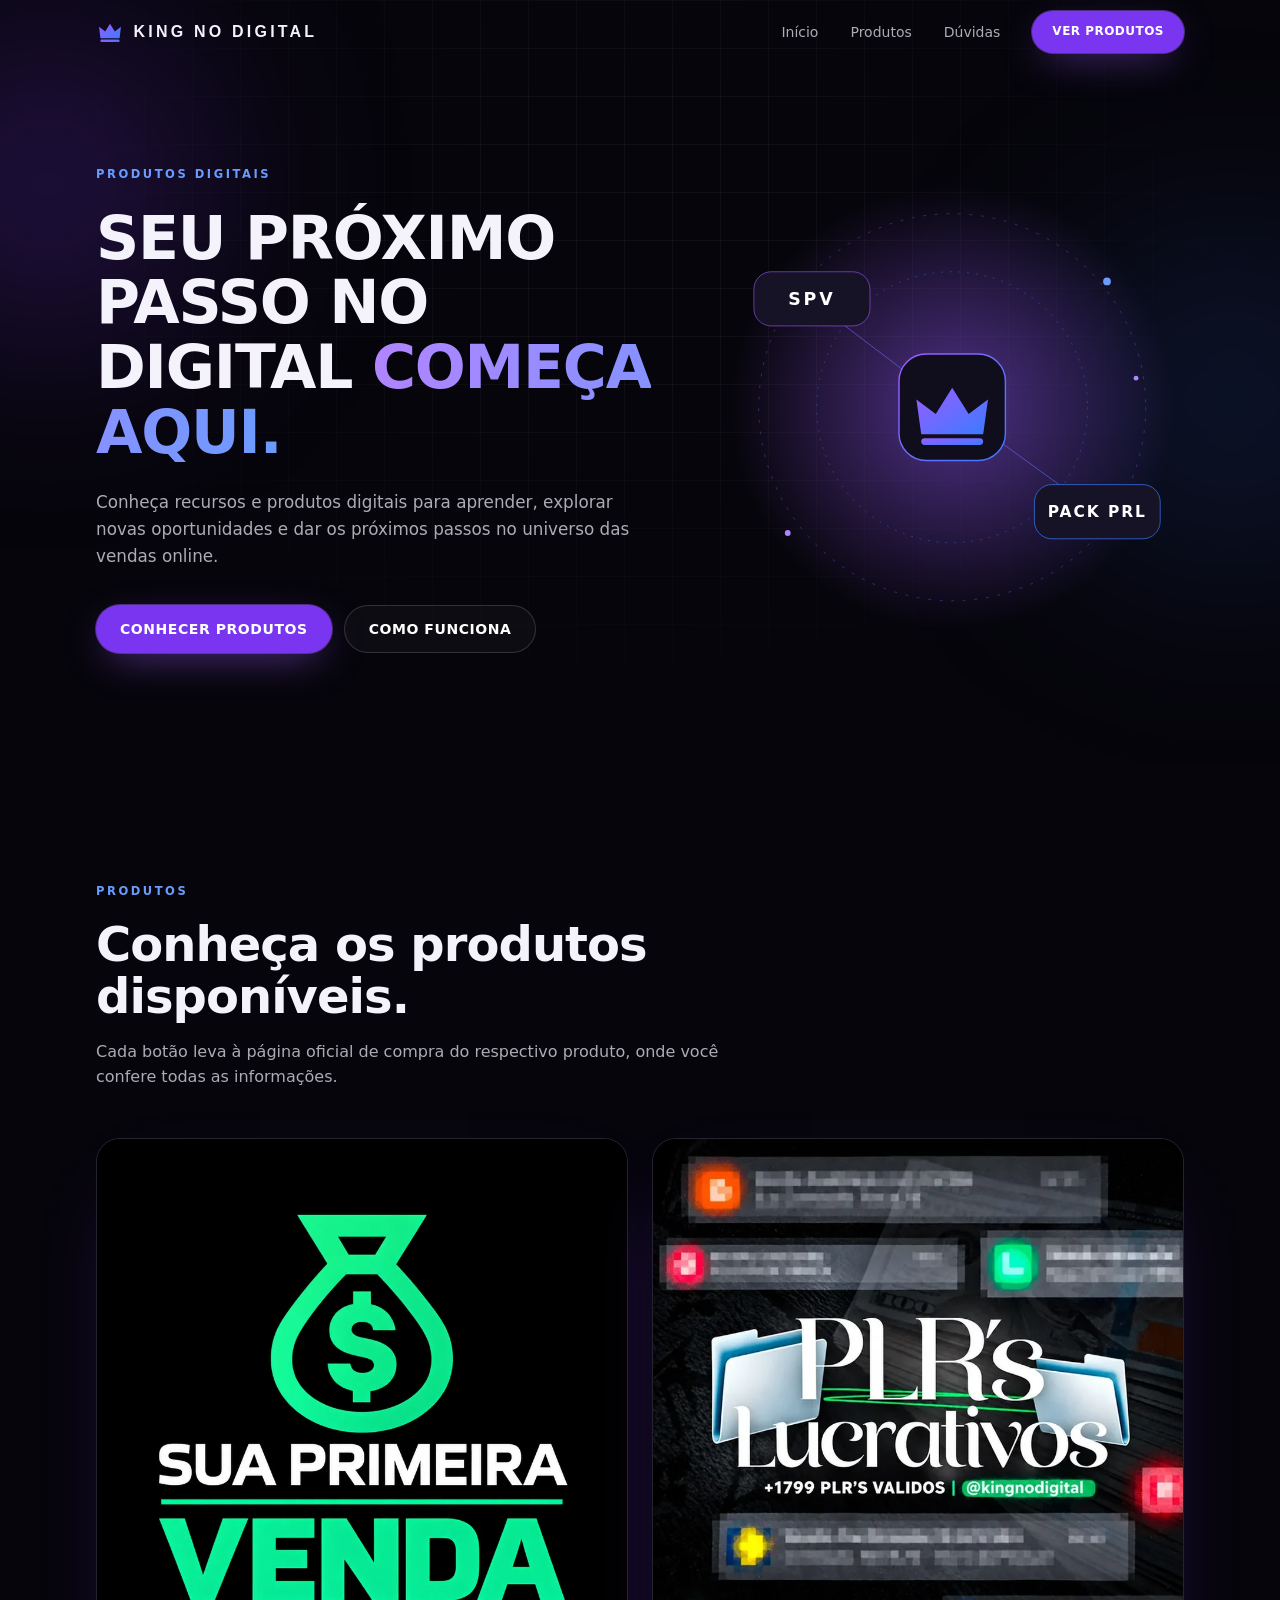
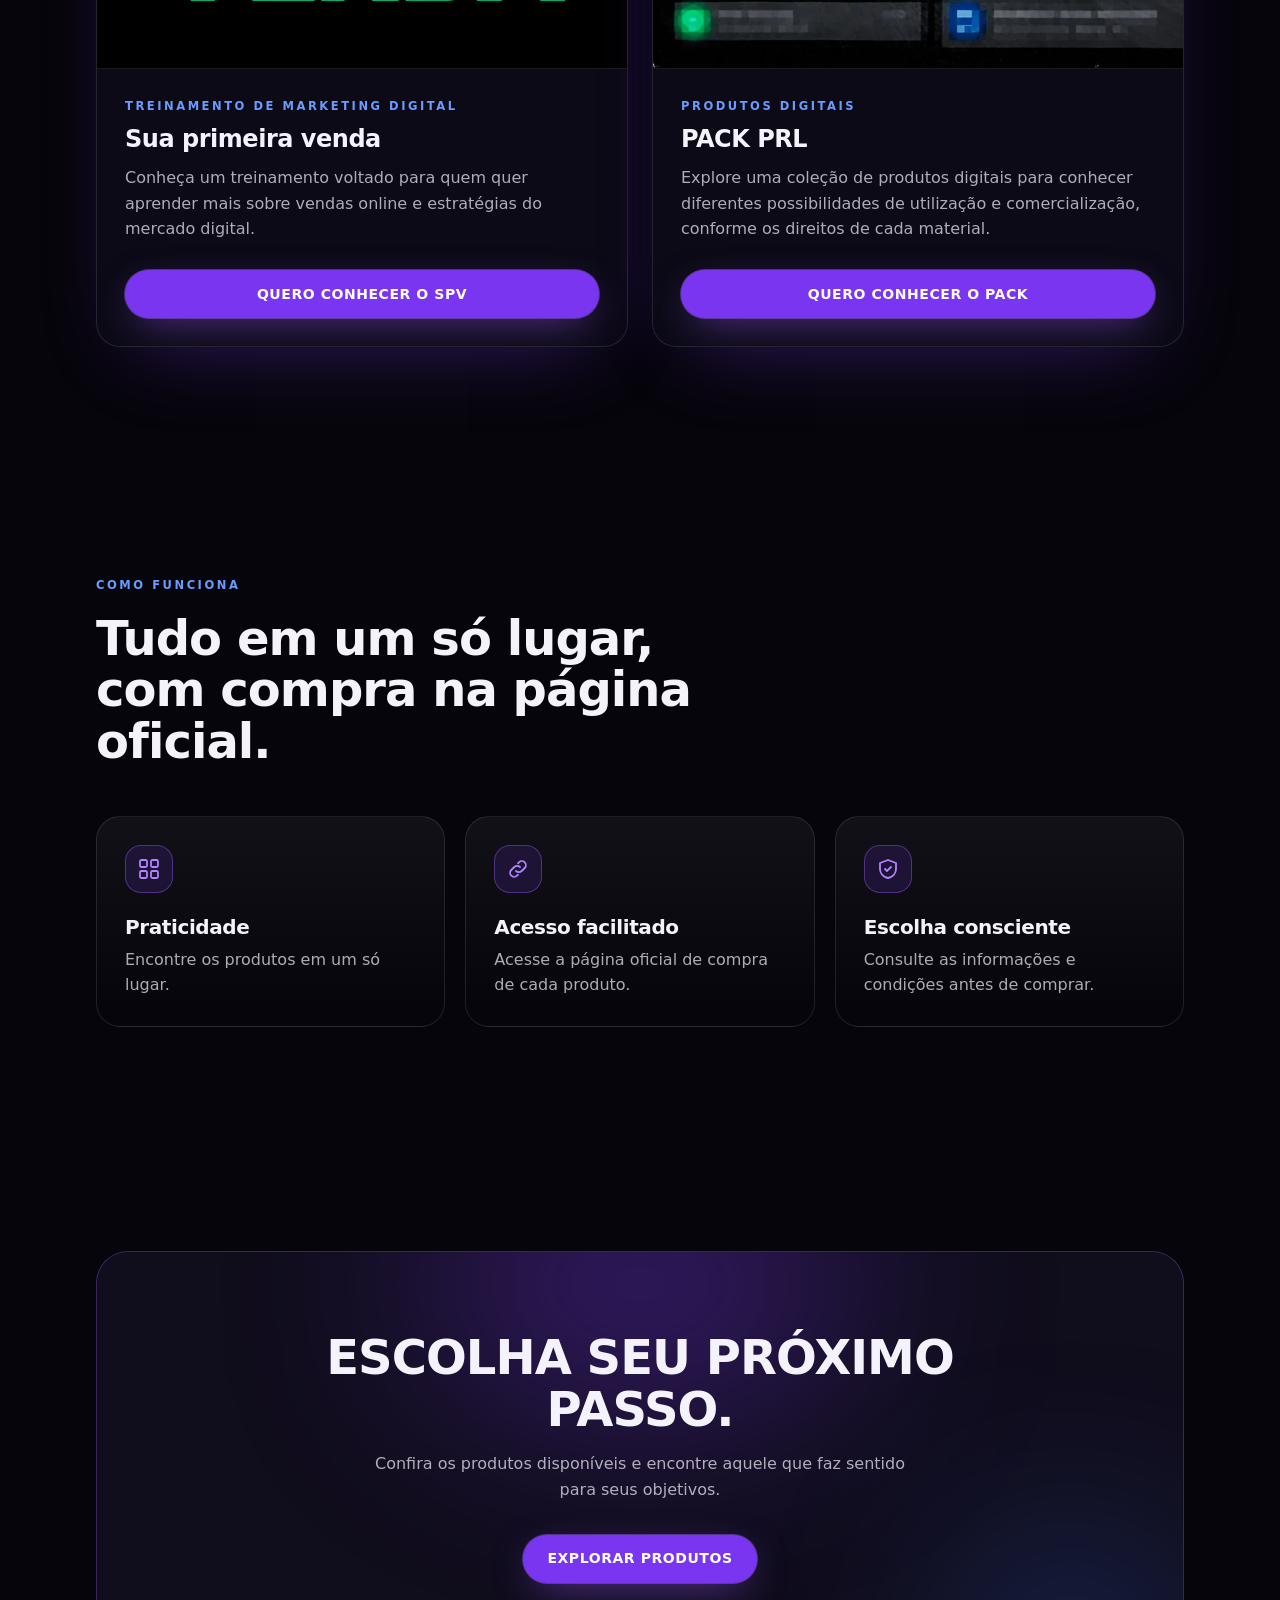
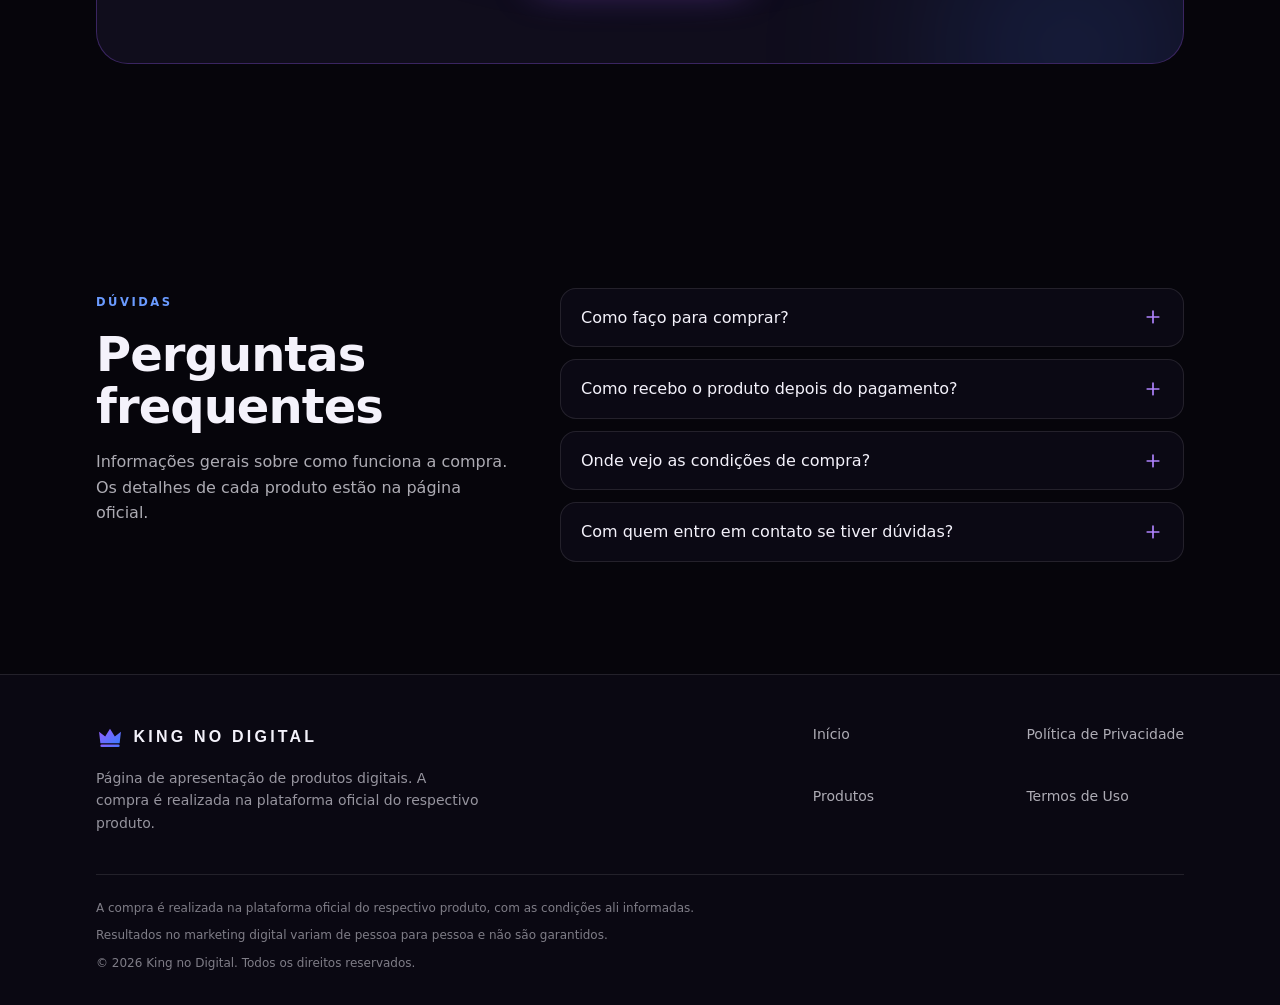
<file: index.html>
<!doctype html>
<html lang="pt-BR" translate="no">
<head>
<meta charset="utf-8">
<meta name="viewport" content="width=device-width, initial-scale=1">
<meta name="theme-color" content="#06050b">
<meta name="google" content="notranslate">
<link rel="icon" href="favicon.svg" type="image/svg+xml">
<link rel="stylesheet" href="styles.css">
<script>document.documentElement.className="js"</script>
<title>King no Digital | Produtos digitais para o seu próximo passo</title>
<meta name="description" content="Conheça produtos digitais para aprender e explorar oportunidades nas vendas online. Compra feita na página oficial de cada produto.">
<meta property="og:type" content="website">
<meta property="og:locale" content="pt_BR">
<meta property="og:site_name" content="King no Digital">
<meta property="og:title" content="King no Digital | Seu próximo passo no digital começa aqui">
<meta property="og:description" content="Conheça produtos digitais para aprender e explorar oportunidades nas vendas online.">
<!-- Google Analytics (opcional): remova os comentários e troque G-XXXXXXXXXX pelo seu ID
<script async src="https://www.googletagmanager.com/gtag/js?id=G-XXXXXXXXXX"></script>
<script>window.dataLayer=window.dataLayer||[];function gtag(){dataLayer.push(arguments)}gtag('js',new Date());gtag('config','G-XXXXXXXXXX');</script>
-->
</head>
<body>
<a href="#conteudo" class="skip">Ir para o conteúdo</a>
<header id="header">
  <div class="wrap bar">
    <a href="index.html#inicio" translate="no" class="logo" aria-label="King no Digital - início"><svg width="28" height="28" viewBox="0 0 64 64" aria-hidden="true"><defs><linearGradient id="lg" x1="0" y1="0" x2="1" y2="1"><stop offset="0" stop-color="#9b5cff"/><stop offset="1" stop-color="#3b7bff"/></linearGradient></defs><path d="M10 46 7 20l14 11 11-18 11 18 14-11-3 26z" fill="url(#lg)"/><rect x="10" y="49" width="44" height="6" rx="3" fill="url(#lg)"/></svg><span translate="no">KING NO DIGITAL</span></a>
    <nav class="nav" aria-label="Principal">
      <a href="index.html#inicio">Início</a>
      <a href="index.html#produtos">Produtos</a>
      <a href="index.html#duvidas">Dúvidas</a>
      <a href="index.html#produtos" class="btn btn-p btn-sm">VER PRODUTOS</a>
    </nav>
    <button class="menu-btn" id="menu-btn" type="button" aria-label="Abrir menu" aria-expanded="false" aria-controls="menu-mobile">
      <svg width="20" height="20" viewBox="0 0 24 24" fill="none" stroke="currentColor" stroke-width="2" stroke-linecap="round" aria-hidden="true"><path d="M4 7h16M4 12h16M4 17h16"/></svg>
    </button>
  </div>
  <nav class="mobile" id="menu-mobile" aria-label="Menu mobile">
    <a href="index.html#inicio">Início</a>
    <a href="index.html#produtos">Produtos</a>
    <a href="index.html#duvidas">Dúvidas</a>
    <a href="index.html#produtos" class="btn btn-p">VER PRODUTOS</a>
  </nav>
</header>
<main id="conteudo">

<section id="inicio" class="hero">
  <div class="bg" aria-hidden="true"><div class="grid-bg"></div><div class="blob b1"></div><div class="blob b2"></div></div>
  <div class="wrap hero-grid">
    <div>
      <div class="rv"><span class="eyebrow">Produtos digitais</span></div>
      <h1 class="rv">SEU PRÓXIMO PASSO NO DIGITAL <span class="grad">COMEÇA AQUI.</span></h1>
      <p class="lead rv">Conheça recursos e produtos digitais para aprender, explorar novas oportunidades e dar os próximos passos no universo das vendas online.</p>
      <div class="btns rv">
        <a href="#produtos" class="btn btn-p">CONHECER PRODUTOS</a>
        <a href="#como-funciona" class="btn btn-g">COMO FUNCIONA</a>
      </div>
    </div>
    <div class="visual">
      <svg viewBox="0 0 480 480" role="img" aria-label="Ilustração abstrata: a marca King no Digital conectada aos produtos SPV e PACK PRL">
        <defs>
          <linearGradient id="hv-g" x1="0" y1="0" x2="1" y2="1"><stop offset="0" stop-color="#9b5cff"/><stop offset="1" stop-color="#3b7bff"/></linearGradient>
          <radialGradient id="hv-glow" cx=".5" cy=".5" r=".5"><stop offset="0" stop-color="#9b5cff" stop-opacity=".5"/><stop offset="1" stop-color="#9b5cff" stop-opacity="0"/></radialGradient>
        </defs>
        <circle cx="240" cy="240" r="230" fill="url(#hv-glow)"/>
        <g class="ring"><circle cx="240" cy="240" r="200" fill="none" stroke="#9b5cff" stroke-opacity=".35" stroke-dasharray="3 9"/></g>
        <g class="ring r"><circle cx="240" cy="240" r="140" fill="none" stroke="#3b7bff" stroke-opacity=".4" stroke-dasharray="2 7"/></g>
        <line x1="240" y1="240" x2="95" y2="130" stroke="url(#hv-g)" stroke-opacity=".6"/>
        <line x1="240" y1="240" x2="385" y2="345" stroke="url(#hv-g)" stroke-opacity=".6"/>
        <rect x="185" y="185" width="110" height="110" rx="28" fill="#100d1c" stroke="url(#hv-g)" stroke-width="1.5"/>
        <path d="M208 268l-5-36 20 15 17-27 17 27 20-15-5 36z" fill="url(#hv-g)"/>
        <rect x="208" y="272" width="64" height="7" rx="3.5" fill="url(#hv-g)"/>
        <rect x="35" y="100" width="120" height="56" rx="18" fill="#171327" stroke="#9b5cff" stroke-opacity=".6"/>
        <text x="95" y="134" text-anchor="middle" font-size="18" font-weight="700" fill="#fff" letter-spacing="3">SPV</text>
        <rect x="325" y="320" width="130" height="56" rx="18" fill="#171327" stroke="#3b7bff" stroke-opacity=".7"/>
        <text x="390" y="354" text-anchor="middle" font-size="16" font-weight="700" fill="#fff" letter-spacing="2">PACK PRL</text>
        <circle cx="400" cy="110" r="4" fill="#6a9bff"/><circle cx="70" cy="370" r="3" fill="#b184ff"/><circle cx="430" cy="210" r="2.5" fill="#b184ff"/>
      </svg>
    </div>
  </div>
</section>

<section id="produtos" class="sec">
  <div class="wrap">
    <div class="intro rv">
      <span class="eyebrow">Produtos</span>
      <h2>Conheça os produtos disponíveis.</h2>
      <p>Cada botão leva à página oficial de compra do respectivo produto, onde você confere todas as informações.</p>
    </div>

    <!-- ====== LINKS DE COMPRA: edite os href dos dois botões abaixo ====== -->
    <div class="cards">
      <article class="card rv">
        <div class="cover"><img src="spv.webp" alt="Capa do treinamento Sua Primeira Venda: saco de dinheiro verde sobre fundo preto" width="900" height="900" loading="lazy" decoding="async"></div>
        <div class="card-b">
          <span class="eyebrow">Treinamento de marketing digital</span>
          <h3>Sua primeira venda</h3>
          <p>Conheça um treinamento voltado para quem quer aprender mais sobre vendas online e estratégias do mercado digital.</p>
          <a class="btn btn-p" href="https://kiwify.app/uSqVP0i?afid=J4sajWac" target="_blank" rel="noopener noreferrer sponsored">QUERO CONHECER O SPV <span class="sr" style="position:absolute;left:-9999px">(abre a página oficial de compra em nova aba)</span></a>
        </div>
      </article>

      <article class="card rv">
        <div class="cover"><img src="pack-plr.webp" alt="Capa do pack PLR's Lucrativos, com pastas de arquivos e o perfil @kingnodigital" width="900" height="900" loading="lazy" decoding="async"></div>
        <div class="card-b">
          <span class="eyebrow">Produtos digitais</span>
          <h3 translate="no">PACK PRL</h3>
          <p>Explore uma coleção de produtos digitais para conhecer diferentes possibilidades de utilização e comercialização, conforme os direitos de cada material.</p>
          <a class="btn btn-p" href="https://pay.kiwify.com.br/9FH50bz" target="_blank" rel="noopener noreferrer sponsored">QUERO CONHECER O PACK <span class="sr" style="position:absolute;left:-9999px">(abre a página oficial de compra em nova aba)</span></a>
        </div>
      </article>
    </div>
    <!-- ====== FIM DOS LINKS DE COMPRA ====== -->
  </div>
</section>

<section id="como-funciona" class="sec">
  <div class="wrap">
    <div class="rv">
      <span class="eyebrow">Como funciona</span>
      <h2>Tudo em um só lugar, com compra na página oficial.</h2>
    </div>
    <div class="benefits">
      <div class="ben rv">
        <div class="ico"><svg width="24" height="24" viewBox="0 0 24 24" fill="none" stroke="currentColor" stroke-width="1.8" stroke-linecap="round" stroke-linejoin="round" aria-hidden="true"><rect x="3" y="3" width="7" height="7" rx="1.5"/><rect x="14" y="3" width="7" height="7" rx="1.5"/><rect x="3" y="14" width="7" height="7" rx="1.5"/><rect x="14" y="14" width="7" height="7" rx="1.5"/></svg></div>
        <h3>Praticidade</h3><p>Encontre os produtos em um só lugar.</p>
      </div>
      <div class="ben rv">
        <div class="ico"><svg width="24" height="24" viewBox="0 0 24 24" fill="none" stroke="currentColor" stroke-width="1.8" stroke-linecap="round" stroke-linejoin="round" aria-hidden="true"><path d="M10 14a4 4 0 0 0 5.7 0l3-3a4 4 0 0 0-5.7-5.7l-1 1"/><path d="M14 10a4 4 0 0 0-5.7 0l-3 3A4 4 0 0 0 11 18.7l1-1"/></svg></div>
        <h3>Acesso facilitado</h3><p>Acesse a página oficial de compra de cada produto.</p>
      </div>
      <div class="ben rv">
        <div class="ico"><svg width="24" height="24" viewBox="0 0 24 24" fill="none" stroke="currentColor" stroke-width="1.8" stroke-linecap="round" stroke-linejoin="round" aria-hidden="true"><path d="M12 3 4 6v6c0 4.5 3.3 8 8 9 4.7-1 8-4.5 8-9V6z"/><path d="m9 12 2 2 4-4"/></svg></div>
        <h3>Escolha consciente</h3><p>Consulte as informações e condições antes de comprar.</p>
      </div>
    </div>
  </div>
</section>

<section class="sec">
  <div class="wrap">
    <div class="cta rv">
      <div class="g1" aria-hidden="true"></div><div class="g2" aria-hidden="true"></div>
      <h2>ESCOLHA SEU PRÓXIMO PASSO.</h2>
      <p>Confira os produtos disponíveis e encontre aquele que faz sentido para seus objetivos.</p>
      <a href="#produtos" class="btn btn-p">EXPLORAR PRODUTOS</a>
    </div>
  </div>
</section>

<section id="duvidas" class="sec">
  <div class="wrap faq-grid">
    <div class="rv">
      <span class="eyebrow">Dúvidas</span>
      <h2>Perguntas frequentes</h2>
      <p class="sub">Informações gerais sobre como funciona a compra. Os detalhes de cada produto estão na página oficial.</p>
    </div>
    <div class="faq">
      <details class="rv"><summary>Como faço para comprar?<svg width="20" height="20" viewBox="0 0 24 24" fill="none" stroke="currentColor" stroke-width="2" stroke-linecap="round" aria-hidden="true"><path d="M12 5v14M5 12h14"/></svg></summary><p>Escolha o produto na seção Produtos e clique no botão correspondente. Você será levado à página oficial de compra, onde finaliza o pedido com as formas de pagamento disponíveis ali.</p></details>
      <details class="rv"><summary>Como recebo o produto depois do pagamento?<svg width="20" height="20" viewBox="0 0 24 24" fill="none" stroke="currentColor" stroke-width="2" stroke-linecap="round" aria-hidden="true"><path d="M12 5v14M5 12h14"/></svg></summary><p>A entrega é feita pela plataforma oficial do produto, conforme descrito na página de compra. Consulte lá o formato de acesso e as instruções e, se precisar, use o suporte informado no e-mail de confirmação.</p></details>
      <details class="rv"><summary>Onde vejo as condições de compra?<svg width="20" height="20" viewBox="0 0 24 24" fill="none" stroke="currentColor" stroke-width="2" stroke-linecap="round" aria-hidden="true"><path d="M12 5v14M5 12h14"/></svg></summary><p>Valores, formas de pagamento, prazos e demais condições são definidos na página oficial de checkout de cada produto. Leia tudo com atenção antes de concluir a compra.</p></details>
      <details class="rv"><summary>Com quem entro em contato se tiver dúvidas?<svg width="20" height="20" viewBox="0 0 24 24" fill="none" stroke="currentColor" stroke-width="2" stroke-linecap="round" aria-hidden="true"><path d="M12 5v14M5 12h14"/></svg></summary><p>Para dúvidas sobre pagamento, acesso ou conteúdo, procure o suporte do responsável pelo produto, indicado na página de compra e nos e-mails de confirmação.</p></details>
    </div>
  </div>
</section>

</main>
<footer>
  <div class="wrap">
    <div class="f-top">
      <div>
        <a href="index.html#inicio" translate="no" class="logo" aria-label="King no Digital - início"><svg width="28" height="28" viewBox="0 0 64 64" aria-hidden="true"><defs><linearGradient id="lg" x1="0" y1="0" x2="1" y2="1"><stop offset="0" stop-color="#9b5cff"/><stop offset="1" stop-color="#3b7bff"/></linearGradient></defs><path d="M10 46 7 20l14 11 11-18 11 18 14-11-3 26z" fill="url(#lg)"/><rect x="10" y="49" width="44" height="6" rx="3" fill="url(#lg)"/></svg><span translate="no">KING NO DIGITAL</span></a>
        <p>Página de apresentação de produtos digitais. A compra é realizada na plataforma oficial do respectivo produto.</p>
      </div>
      <nav class="f-nav" aria-label="Rodapé">
        <a href="index.html#inicio">Início</a>
        <a href="privacidade.html">Política de Privacidade</a>
        <a href="index.html#produtos">Produtos</a>
        <a href="termos.html">Termos de Uso</a>
      </nav>
    </div>
    <div class="f-bot">
      <p>A compra é realizada na plataforma oficial do respectivo produto, com as condições ali informadas.</p>
      <p>Resultados no marketing digital variam de pessoa para pessoa e não são garantidos.</p>
      <p>&copy; <span id="year">2026</span> King no Digital. Todos os direitos reservados.</p>
    </div>
  </div>
</footer>
<script src="script.js" defer></script>
</body>
</html>
</file>
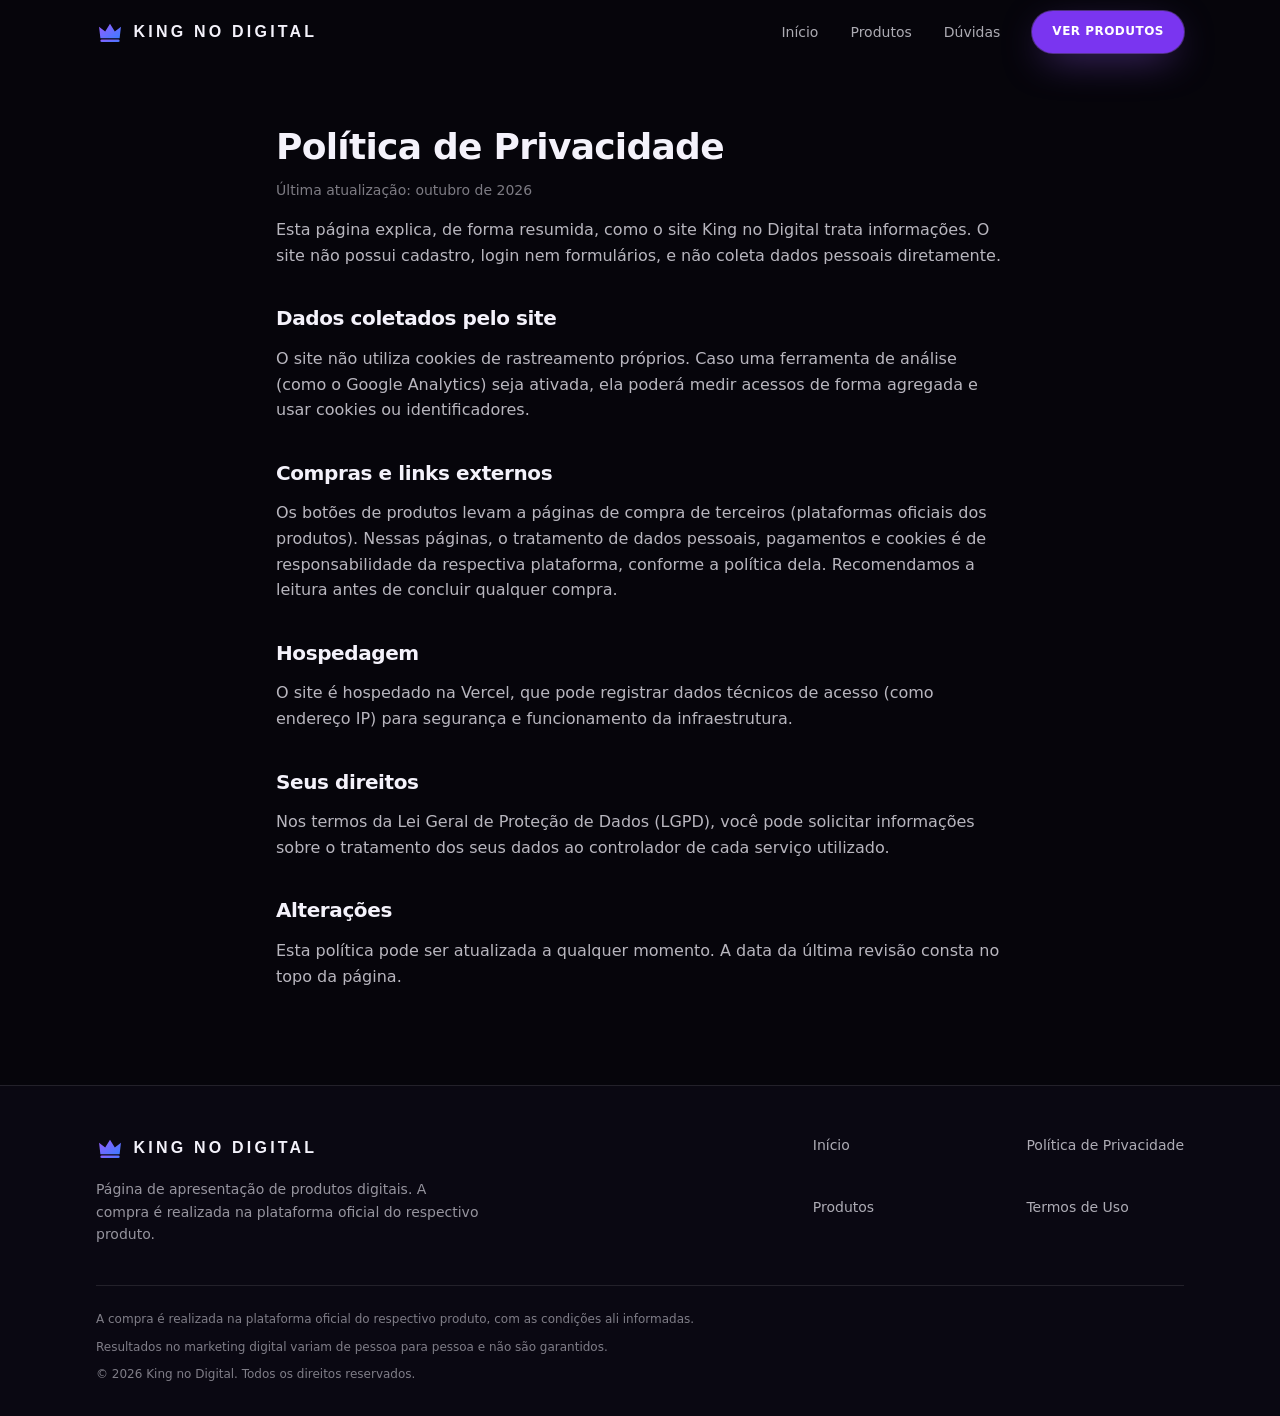
<file: privacidade.html>
<!doctype html>
<html lang="pt-BR" translate="no">
<head>
<meta charset="utf-8">
<meta name="viewport" content="width=device-width, initial-scale=1">
<meta name="theme-color" content="#06050b">
<meta name="google" content="notranslate">
<link rel="icon" href="favicon.svg" type="image/svg+xml">
<link rel="stylesheet" href="styles.css">
<script>document.documentElement.className="js"</script>
<title>Política de Privacidade | King no Digital</title>
<meta name="description" content="Política de Privacidade do site King no Digital.">
</head>
<body>
<a href="#conteudo" class="skip">Ir para o conteúdo</a>
<header id="header">
  <div class="wrap bar">
    <a href="index.html#inicio" translate="no" class="logo" aria-label="King no Digital - início"><svg width="28" height="28" viewBox="0 0 64 64" aria-hidden="true"><defs><linearGradient id="lg" x1="0" y1="0" x2="1" y2="1"><stop offset="0" stop-color="#9b5cff"/><stop offset="1" stop-color="#3b7bff"/></linearGradient></defs><path d="M10 46 7 20l14 11 11-18 11 18 14-11-3 26z" fill="url(#lg)"/><rect x="10" y="49" width="44" height="6" rx="3" fill="url(#lg)"/></svg><span translate="no">KING NO DIGITAL</span></a>
    <nav class="nav" aria-label="Principal">
      <a href="index.html#inicio">Início</a>
      <a href="index.html#produtos">Produtos</a>
      <a href="index.html#duvidas">Dúvidas</a>
      <a href="index.html#produtos" class="btn btn-p btn-sm">VER PRODUTOS</a>
    </nav>
    <button class="menu-btn" id="menu-btn" type="button" aria-label="Abrir menu" aria-expanded="false" aria-controls="menu-mobile">
      <svg width="20" height="20" viewBox="0 0 24 24" fill="none" stroke="currentColor" stroke-width="2" stroke-linecap="round" aria-hidden="true"><path d="M4 7h16M4 12h16M4 17h16"/></svg>
    </button>
  </div>
  <nav class="mobile" id="menu-mobile" aria-label="Menu mobile">
    <a href="index.html#inicio">Início</a>
    <a href="index.html#produtos">Produtos</a>
    <a href="index.html#duvidas">Dúvidas</a>
    <a href="index.html#produtos" class="btn btn-p">VER PRODUTOS</a>
  </nav>
</header>
<main id="conteudo" class="legal">
<h1>Política de Privacidade</h1>
<p class="upd">Última atualização: outubro de 2026</p>
<p>Esta página explica, de forma resumida, como o site King no Digital trata informações. O site não possui cadastro, login nem formulários, e não coleta dados pessoais diretamente.</p>
<h2>Dados coletados pelo site</h2>
<p>O site não utiliza cookies de rastreamento próprios. Caso uma ferramenta de análise (como o Google Analytics) seja ativada, ela poderá medir acessos de forma agregada e usar cookies ou identificadores.</p>
<h2>Compras e links externos</h2>
<p>Os botões de produtos levam a páginas de compra de terceiros (plataformas oficiais dos produtos). Nessas páginas, o tratamento de dados pessoais, pagamentos e cookies é de responsabilidade da respectiva plataforma, conforme a política dela. Recomendamos a leitura antes de concluir qualquer compra.</p>
<h2>Hospedagem</h2>
<p>O site é hospedado na Vercel, que pode registrar dados técnicos de acesso (como endereço IP) para segurança e funcionamento da infraestrutura.</p>
<h2>Seus direitos</h2>
<p>Nos termos da Lei Geral de Proteção de Dados (LGPD), você pode solicitar informações sobre o tratamento dos seus dados ao controlador de cada serviço utilizado.</p>
<h2>Alterações</h2>
<p>Esta política pode ser atualizada a qualquer momento. A data da última revisão consta no topo da página.</p>
</main>
<footer>
  <div class="wrap">
    <div class="f-top">
      <div>
        <a href="index.html#inicio" translate="no" class="logo" aria-label="King no Digital - início"><svg width="28" height="28" viewBox="0 0 64 64" aria-hidden="true"><defs><linearGradient id="lg" x1="0" y1="0" x2="1" y2="1"><stop offset="0" stop-color="#9b5cff"/><stop offset="1" stop-color="#3b7bff"/></linearGradient></defs><path d="M10 46 7 20l14 11 11-18 11 18 14-11-3 26z" fill="url(#lg)"/><rect x="10" y="49" width="44" height="6" rx="3" fill="url(#lg)"/></svg><span translate="no">KING NO DIGITAL</span></a>
        <p>Página de apresentação de produtos digitais. A compra é realizada na plataforma oficial do respectivo produto.</p>
      </div>
      <nav class="f-nav" aria-label="Rodapé">
        <a href="index.html#inicio">Início</a>
        <a href="privacidade.html">Política de Privacidade</a>
        <a href="index.html#produtos">Produtos</a>
        <a href="termos.html">Termos de Uso</a>
      </nav>
    </div>
    <div class="f-bot">
      <p>A compra é realizada na plataforma oficial do respectivo produto, com as condições ali informadas.</p>
      <p>Resultados no marketing digital variam de pessoa para pessoa e não são garantidos.</p>
      <p>&copy; <span id="year">2026</span> King no Digital. Todos os direitos reservados.</p>
    </div>
  </div>
</footer>
<script src="script.js" defer></script>
</body>
</html>
</file>
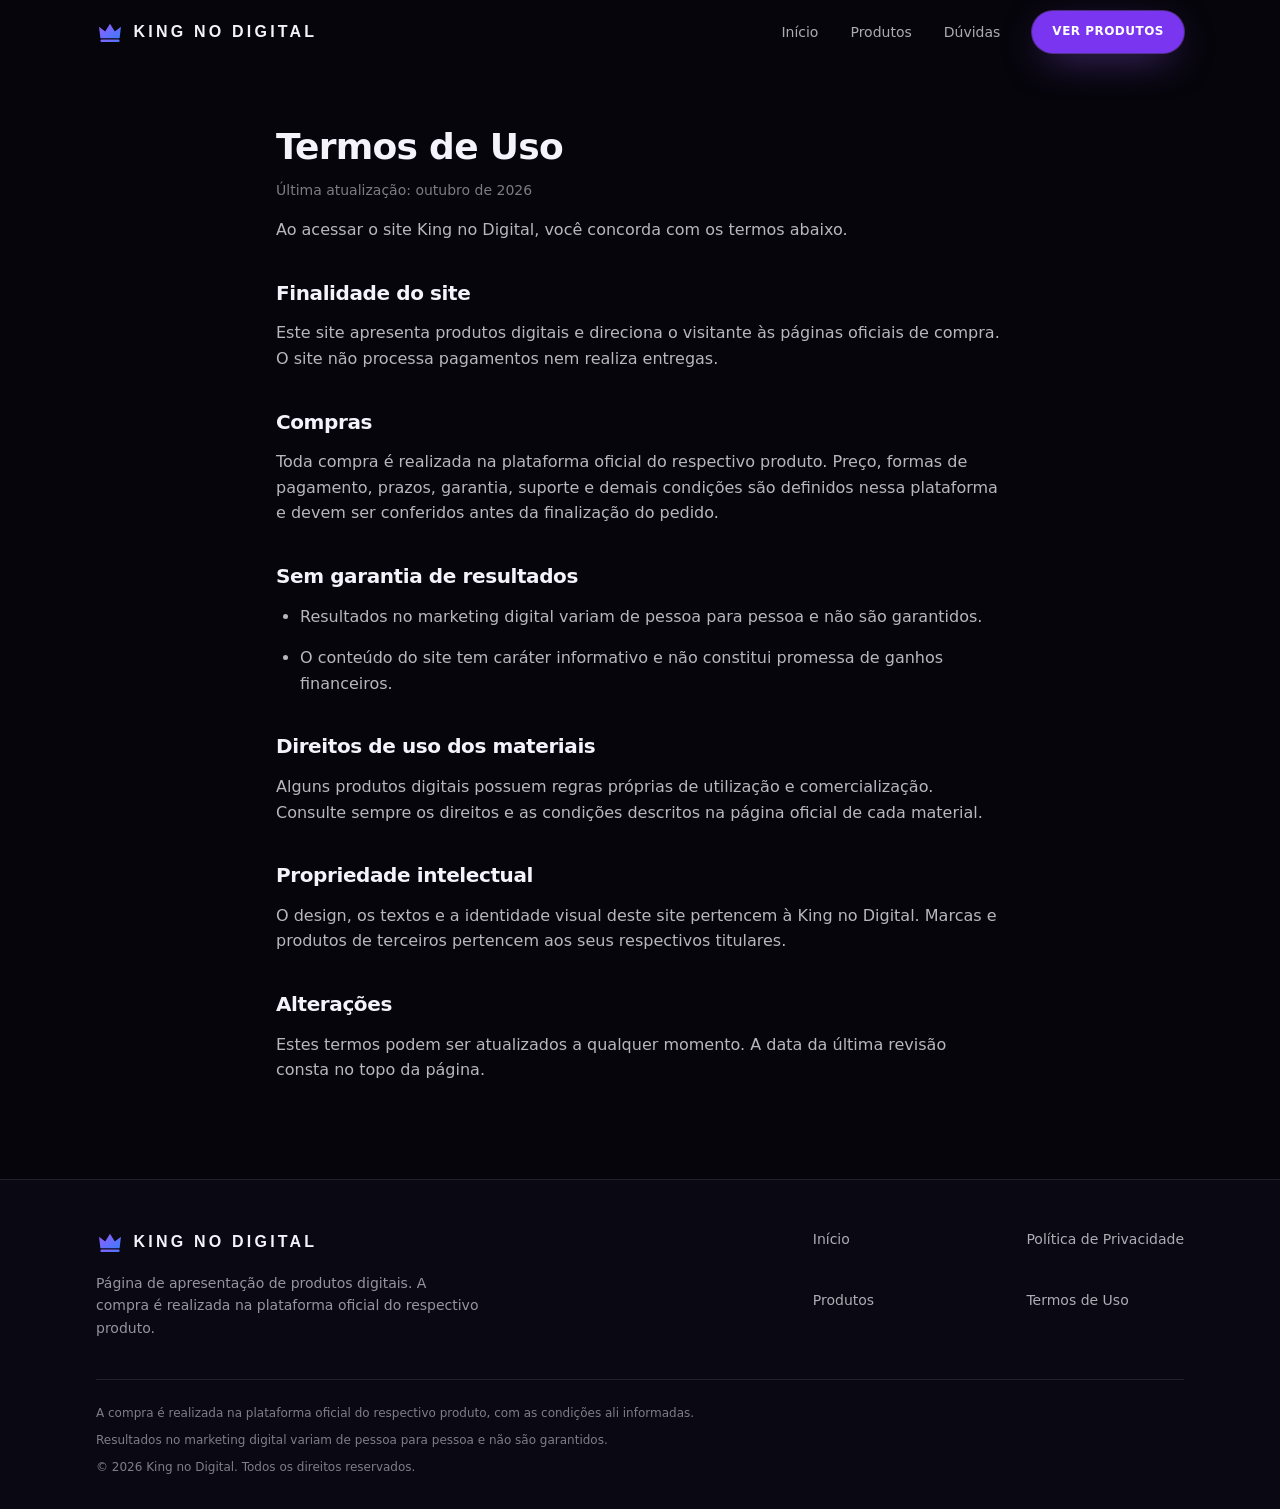
<file: termos.html>
<!doctype html>
<html lang="pt-BR" translate="no">
<head>
<meta charset="utf-8">
<meta name="viewport" content="width=device-width, initial-scale=1">
<meta name="theme-color" content="#06050b">
<meta name="google" content="notranslate">
<link rel="icon" href="favicon.svg" type="image/svg+xml">
<link rel="stylesheet" href="styles.css">
<script>document.documentElement.className="js"</script>
<title>Termos de Uso | King no Digital</title>
<meta name="description" content="Termos de Uso do site King no Digital.">
</head>
<body>
<a href="#conteudo" class="skip">Ir para o conteúdo</a>
<header id="header">
  <div class="wrap bar">
    <a href="index.html#inicio" translate="no" class="logo" aria-label="King no Digital - início"><svg width="28" height="28" viewBox="0 0 64 64" aria-hidden="true"><defs><linearGradient id="lg" x1="0" y1="0" x2="1" y2="1"><stop offset="0" stop-color="#9b5cff"/><stop offset="1" stop-color="#3b7bff"/></linearGradient></defs><path d="M10 46 7 20l14 11 11-18 11 18 14-11-3 26z" fill="url(#lg)"/><rect x="10" y="49" width="44" height="6" rx="3" fill="url(#lg)"/></svg><span translate="no">KING NO DIGITAL</span></a>
    <nav class="nav" aria-label="Principal">
      <a href="index.html#inicio">Início</a>
      <a href="index.html#produtos">Produtos</a>
      <a href="index.html#duvidas">Dúvidas</a>
      <a href="index.html#produtos" class="btn btn-p btn-sm">VER PRODUTOS</a>
    </nav>
    <button class="menu-btn" id="menu-btn" type="button" aria-label="Abrir menu" aria-expanded="false" aria-controls="menu-mobile">
      <svg width="20" height="20" viewBox="0 0 24 24" fill="none" stroke="currentColor" stroke-width="2" stroke-linecap="round" aria-hidden="true"><path d="M4 7h16M4 12h16M4 17h16"/></svg>
    </button>
  </div>
  <nav class="mobile" id="menu-mobile" aria-label="Menu mobile">
    <a href="index.html#inicio">Início</a>
    <a href="index.html#produtos">Produtos</a>
    <a href="index.html#duvidas">Dúvidas</a>
    <a href="index.html#produtos" class="btn btn-p">VER PRODUTOS</a>
  </nav>
</header>
<main id="conteudo" class="legal">
<h1>Termos de Uso</h1>
<p class="upd">Última atualização: outubro de 2026</p>
<p>Ao acessar o site King no Digital, você concorda com os termos abaixo.</p>
<h2>Finalidade do site</h2>
<p>Este site apresenta produtos digitais e direciona o visitante às páginas oficiais de compra. O site não processa pagamentos nem realiza entregas.</p>
<h2>Compras</h2>
<p>Toda compra é realizada na plataforma oficial do respectivo produto. Preço, formas de pagamento, prazos, garantia, suporte e demais condições são definidos nessa plataforma e devem ser conferidos antes da finalização do pedido.</p>
<h2>Sem garantia de resultados</h2>
<ul><li>Resultados no marketing digital variam de pessoa para pessoa e não são garantidos.</li><li>O conteúdo do site tem caráter informativo e não constitui promessa de ganhos financeiros.</li></ul>
<h2>Direitos de uso dos materiais</h2>
<p>Alguns produtos digitais possuem regras próprias de utilização e comercialização. Consulte sempre os direitos e as condições descritos na página oficial de cada material.</p>
<h2>Propriedade intelectual</h2>
<p>O design, os textos e a identidade visual deste site pertencem à King no Digital. Marcas e produtos de terceiros pertencem aos seus respectivos titulares.</p>
<h2>Alterações</h2>
<p>Estes termos podem ser atualizados a qualquer momento. A data da última revisão consta no topo da página.</p>
</main>
<footer>
  <div class="wrap">
    <div class="f-top">
      <div>
        <a href="index.html#inicio" translate="no" class="logo" aria-label="King no Digital - início"><svg width="28" height="28" viewBox="0 0 64 64" aria-hidden="true"><defs><linearGradient id="lg" x1="0" y1="0" x2="1" y2="1"><stop offset="0" stop-color="#9b5cff"/><stop offset="1" stop-color="#3b7bff"/></linearGradient></defs><path d="M10 46 7 20l14 11 11-18 11 18 14-11-3 26z" fill="url(#lg)"/><rect x="10" y="49" width="44" height="6" rx="3" fill="url(#lg)"/></svg><span translate="no">KING NO DIGITAL</span></a>
        <p>Página de apresentação de produtos digitais. A compra é realizada na plataforma oficial do respectivo produto.</p>
      </div>
      <nav class="f-nav" aria-label="Rodapé">
        <a href="index.html#inicio">Início</a>
        <a href="privacidade.html">Política de Privacidade</a>
        <a href="index.html#produtos">Produtos</a>
        <a href="termos.html">Termos de Uso</a>
      </nav>
    </div>
    <div class="f-bot">
      <p>A compra é realizada na plataforma oficial do respectivo produto, com as condições ali informadas.</p>
      <p>Resultados no marketing digital variam de pessoa para pessoa e não são garantidos.</p>
      <p>&copy; <span id="year">2026</span> King no Digital. Todos os direitos reservados.</p>
    </div>
  </div>
</footer>
<script src="script.js" defer></script>
</body>
</html>
</file>
<file: styles.css>
:root{--ink:#06050b;--ink2:#100d1c;--ink3:#171327;--neon:#9b5cff;--neon6:#7a35f0;--neon4:#b184ff;--el:#3b7bff;--el4:#6a9bff;--txt:#f4f2fb;--mut:rgba(244,242,251,.7)}
*{box-sizing:border-box;margin:0;padding:0}
html{scroll-behavior:smooth;-webkit-text-size-adjust:100%}
body{background:var(--ink);color:var(--txt);font-family:Inter,system-ui,-apple-system,"Segoe UI",Roboto,sans-serif;line-height:1.6;-webkit-font-smoothing:antialiased}
section[id]{scroll-margin-top:5rem}
a{color:inherit;text-decoration:none}
h1,h2,h3{font-family:"Space Grotesk",Inter,system-ui,sans-serif;line-height:1.08;letter-spacing:-.02em}
.wrap{max-width:72rem;margin:0 auto;padding:0 1.25rem}
.skip{position:absolute;left:-999px;top:1rem;background:#fff;color:#000;padding:.5rem 1rem;border-radius:99px;z-index:100}
.skip:focus{left:1rem}
.eyebrow{display:inline-flex;align-items:center;gap:.6rem;font-size:.72rem;font-weight:600;letter-spacing:.22em;text-transform:uppercase;color:var(--el4)}
.grad{background:linear-gradient(90deg,var(--neon4),var(--el4));-webkit-background-clip:text;background-clip:text;color:transparent}
.btn{display:inline-flex;align-items:center;justify-content:center;gap:.5rem;min-height:48px;padding:0 1.5rem;border-radius:99px;font-weight:600;font-size:.875rem;letter-spacing:.04em;transition:transform .2s,background .2s,border-color .2s;cursor:pointer;border:0}
.btn:hover{transform:translateY(-2px)}
.btn:focus-visible,summary:focus-visible,.menu-btn:focus-visible,a:focus-visible{outline:2px solid var(--el);outline-offset:4px}
.btn-p{background:var(--neon6);color:#fff;box-shadow:0 0 0 1px rgba(155,92,255,.45),0 12px 40px -12px rgba(155,92,255,.65)}
.btn-p:hover{background:var(--neon)}
.btn-g{background:rgba(255,255,255,.03);color:#fff;border:1px solid rgba(255,255,255,.15)}
.btn-g:hover{border-color:rgba(59,123,255,.6);background:rgba(255,255,255,.07)}
.btn-sm{min-height:42px;padding:0 1.25rem;font-size:.75rem}
/* header */
header{position:fixed;inset:0 0 auto 0;z-index:50;transition:background .3s,border-color .3s;border-bottom:1px solid transparent}
header.solid{background:rgba(6,5,11,.85);backdrop-filter:blur(16px);-webkit-backdrop-filter:blur(16px);border-color:rgba(255,255,255,.1)}
.bar{display:flex;align-items:center;justify-content:space-between;height:4rem}
.logo{display:flex;align-items:center;gap:.6rem;font-family:"Space Grotesk",Inter,sans-serif;font-weight:700;letter-spacing:.2em;font-size:.9rem}
.nav{display:none;align-items:center;gap:2rem}
.nav a:not(.btn){font-size:.875rem;font-weight:500;color:var(--mut);transition:color .2s}
.nav a:not(.btn):hover{color:#fff}
.menu-btn{width:44px;height:44px;border-radius:50%;border:1px solid rgba(255,255,255,.15);background:transparent;color:#fff;display:inline-flex;align-items:center;justify-content:center;cursor:pointer}
.mobile{display:none;height:calc(100dvh - 4rem);padding:1rem 1.25rem 2rem;flex-direction:column;gap:.5rem}
.mobile.open{display:flex}
.mobile a:not(.btn){padding:1rem;border-radius:1rem;font-family:"Space Grotesk",Inter,sans-serif;font-size:1.5rem;font-weight:600}
.mobile a:not(.btn):hover{background:rgba(255,255,255,.05)}
.mobile .btn{margin-top:1rem}
/* hero */
.hero{position:relative;overflow:hidden;padding:8rem 0 5rem}
.hero .bg{position:absolute;inset:0;pointer-events:none}
.grid-bg{position:absolute;inset:0;background-image:linear-gradient(rgba(255,255,255,.04) 1px,transparent 1px),linear-gradient(90deg,rgba(255,255,255,.04) 1px,transparent 1px);background-size:48px 48px;-webkit-mask-image:radial-gradient(ellipse at 50% 30%,#000 20%,transparent 70%);mask-image:radial-gradient(ellipse at 50% 30%,#000 20%,transparent 70%)}
.blob{position:absolute;border-radius:50%;width:18rem;height:18rem}
.b1{left:-6rem;top:2.5rem;background:rgba(122,53,240,.3);filter:blur(110px)}
.b2{right:-6rem;top:16rem;background:rgba(59,123,255,.2);filter:blur(120px)}
.hero-grid{position:relative;display:grid;gap:3.5rem;align-items:center}
.hero h1{margin-top:1.25rem;font-size:2.5rem;font-weight:700}
.hero p.lead{margin-top:1.5rem;max-width:36rem;color:var(--mut);font-size:1.05rem}
.btns{margin-top:2.25rem;display:flex;flex-direction:column;gap:.75rem}
.visual{width:100%;max-width:28rem;margin:0 auto;animation:float 9s ease-in-out infinite}
.visual svg{display:block;width:100%;height:auto}
.ring{transform-box:view-box;transform-origin:center;animation:spin 60s linear infinite}
.ring.r{animation:spin 90s linear infinite reverse}
@keyframes float{0%,100%{transform:translateY(0)}50%{transform:translateY(-14px)}}
@keyframes spin{to{transform:rotate(360deg)}}
/* sections */
.sec{padding:5rem 0}
.sec h2{margin-top:1rem;max-width:42rem;font-size:2rem;font-weight:700}
.sec>.wrap>.intro p{margin-top:1rem;max-width:42rem;color:var(--mut)}
.cards{margin-top:3rem;display:grid;gap:1.5rem}
.card{display:flex;flex-direction:column;overflow:hidden;height:100%;border-radius:1.5rem;border:1px solid rgba(255,255,255,.1);background:rgba(16,13,28,.7);box-shadow:0 30px 80px -40px rgba(122,53,240,.45);transition:transform .3s,border-color .3s}
.card:hover{transform:translateY(-4px);border-color:rgba(155,92,255,.5)}
.cover{aspect-ratio:1/1;overflow:hidden;background:#000;border-bottom:1px solid rgba(255,255,255,.1)}
.cover img{display:block;width:100%;height:100%;object-fit:cover;transition:transform .5s}
.card:hover .cover img{transform:scale(1.03)}
.card-b{display:flex;flex:1;flex-direction:column;padding:1.5rem}
.card h3{margin-top:.75rem;font-size:1.5rem}
.card p{margin-top:.75rem;flex:1;color:var(--mut)}
.card .btn{margin-top:1.75rem;width:100%}
.benefits{margin-top:3rem;display:grid;gap:1.25rem}
.ben{height:100%;padding:1.75rem;border-radius:1.5rem;border:1px solid rgba(255,255,255,.1);background:linear-gradient(180deg,rgba(255,255,255,.05),transparent)}
.ico{width:48px;height:48px;border-radius:1rem;display:flex;align-items:center;justify-content:center;border:1px solid rgba(155,92,255,.4);background:rgba(122,53,240,.15);color:var(--neon4)}
.ben h3{margin-top:1.5rem;font-size:1.25rem}
.ben p{margin-top:.5rem;color:var(--mut)}
/* cta */
.cta{position:relative;overflow:hidden;text-align:center;padding:3.5rem 1.5rem;border-radius:2rem;border:1px solid rgba(155,92,255,.3);background:var(--ink2)}
.cta .g1{position:absolute;top:-6rem;left:50%;transform:translateX(-50%);width:28rem;height:16rem;border-radius:50%;background:rgba(122,53,240,.35);filter:blur(100px);pointer-events:none}
.cta .g2{position:absolute;bottom:-6rem;right:0;width:14rem;height:14rem;border-radius:50%;background:rgba(59,123,255,.25);filter:blur(100px);pointer-events:none}
.cta>*:not(.g1):not(.g2){position:relative}
.cta h2{font-size:2rem;margin:0 auto}
.cta p{margin:1rem auto 0;max-width:34rem;color:var(--mut)}
.cta .btn{margin-top:2rem}
/* faq */
.faq-grid{display:grid;gap:3rem}
.faq-grid h2{font-size:2rem}
.faq-grid .sub{margin-top:1rem;color:var(--mut)}
.faq{display:grid;gap:.75rem;align-content:start}
details{border-radius:1rem;border:1px solid rgba(255,255,255,.1);background:rgba(16,13,28,.6);transition:border-color .2s}
details[open]{border-color:rgba(155,92,255,.4)}
summary{display:flex;align-items:center;justify-content:space-between;gap:1rem;cursor:pointer;list-style:none;padding:1rem 1.25rem;font-weight:500;border-radius:1rem}
summary::-webkit-details-marker{display:none}
summary svg{flex-shrink:0;color:var(--neon4);transition:transform .3s}
details[open] summary svg{transform:rotate(45deg)}
details p{padding:0 1.25rem 1.25rem;color:var(--mut)}
/* footer */
footer{border-top:1px solid rgba(255,255,255,.1);background:#0a0812;padding:3rem 0 2rem}
.f-top{display:flex;flex-direction:column;gap:2.5rem}
.f-top p{margin-top:1rem;max-width:24rem;font-size:.875rem;color:rgba(244,242,251,.6)}
.f-nav{display:grid;grid-template-columns:1fr 1fr;gap:.75rem 3.5rem;font-size:.875rem}
.f-nav a{color:var(--mut)}.f-nav a:hover{color:#fff}
.f-bot{margin-top:2.5rem;padding-top:1.5rem;border-top:1px solid rgba(255,255,255,.1);font-size:.75rem;color:rgba(244,242,251,.5);display:grid;gap:.5rem}
/* legal */
.legal{max-width:48rem;padding:8rem 1.25rem 6rem;margin:0 auto}
.legal h1{font-size:2.25rem}
.legal .upd{margin-top:.75rem;font-size:.875rem;color:rgba(244,242,251,.5)}
.legal h2{margin-top:2.5rem;font-size:1.25rem}
.legal p,.legal li{margin-top:1rem;color:rgba(244,242,251,.75)}
.legal ul{padding-left:1.5rem}
/* reveal */
.js .rv{opacity:0;transform:translateY(18px);transition:opacity .7s ease,transform .7s cubic-bezier(.2,.7,.2,1)}
.js .rv.in{opacity:1;transform:none}
@media(min-width:640px){.wrap{padding:0 2rem}.hero{padding-top:10rem;padding-bottom:7rem}.hero h1{font-size:3.75rem}.btns{flex-direction:row}.sec h2,.cta h2,.faq-grid h2{font-size:3rem}.logo{font-size:1rem}.cta{padding:5rem 3.5rem}.card-b{padding:1.75rem}}
@media(min-width:768px){.nav{display:flex}.menu-btn,.mobile{display:none!important}.cards{grid-template-columns:1fr 1fr}.benefits{grid-template-columns:repeat(3,1fr)}.f-top{flex-direction:row;justify-content:space-between}.sec{padding:7rem 0}}
@media(min-width:1024px){.hero-grid{grid-template-columns:1.1fr .9fr}.visual{max-width:none}.faq-grid{grid-template-columns:.8fr 1.2fr}}
@media(prefers-reduced-motion:reduce){html{scroll-behavior:auto}*,*::before,*::after{animation:none!important;transition-duration:.01ms!important}.js .rv{opacity:1;transform:none}}
</file>
